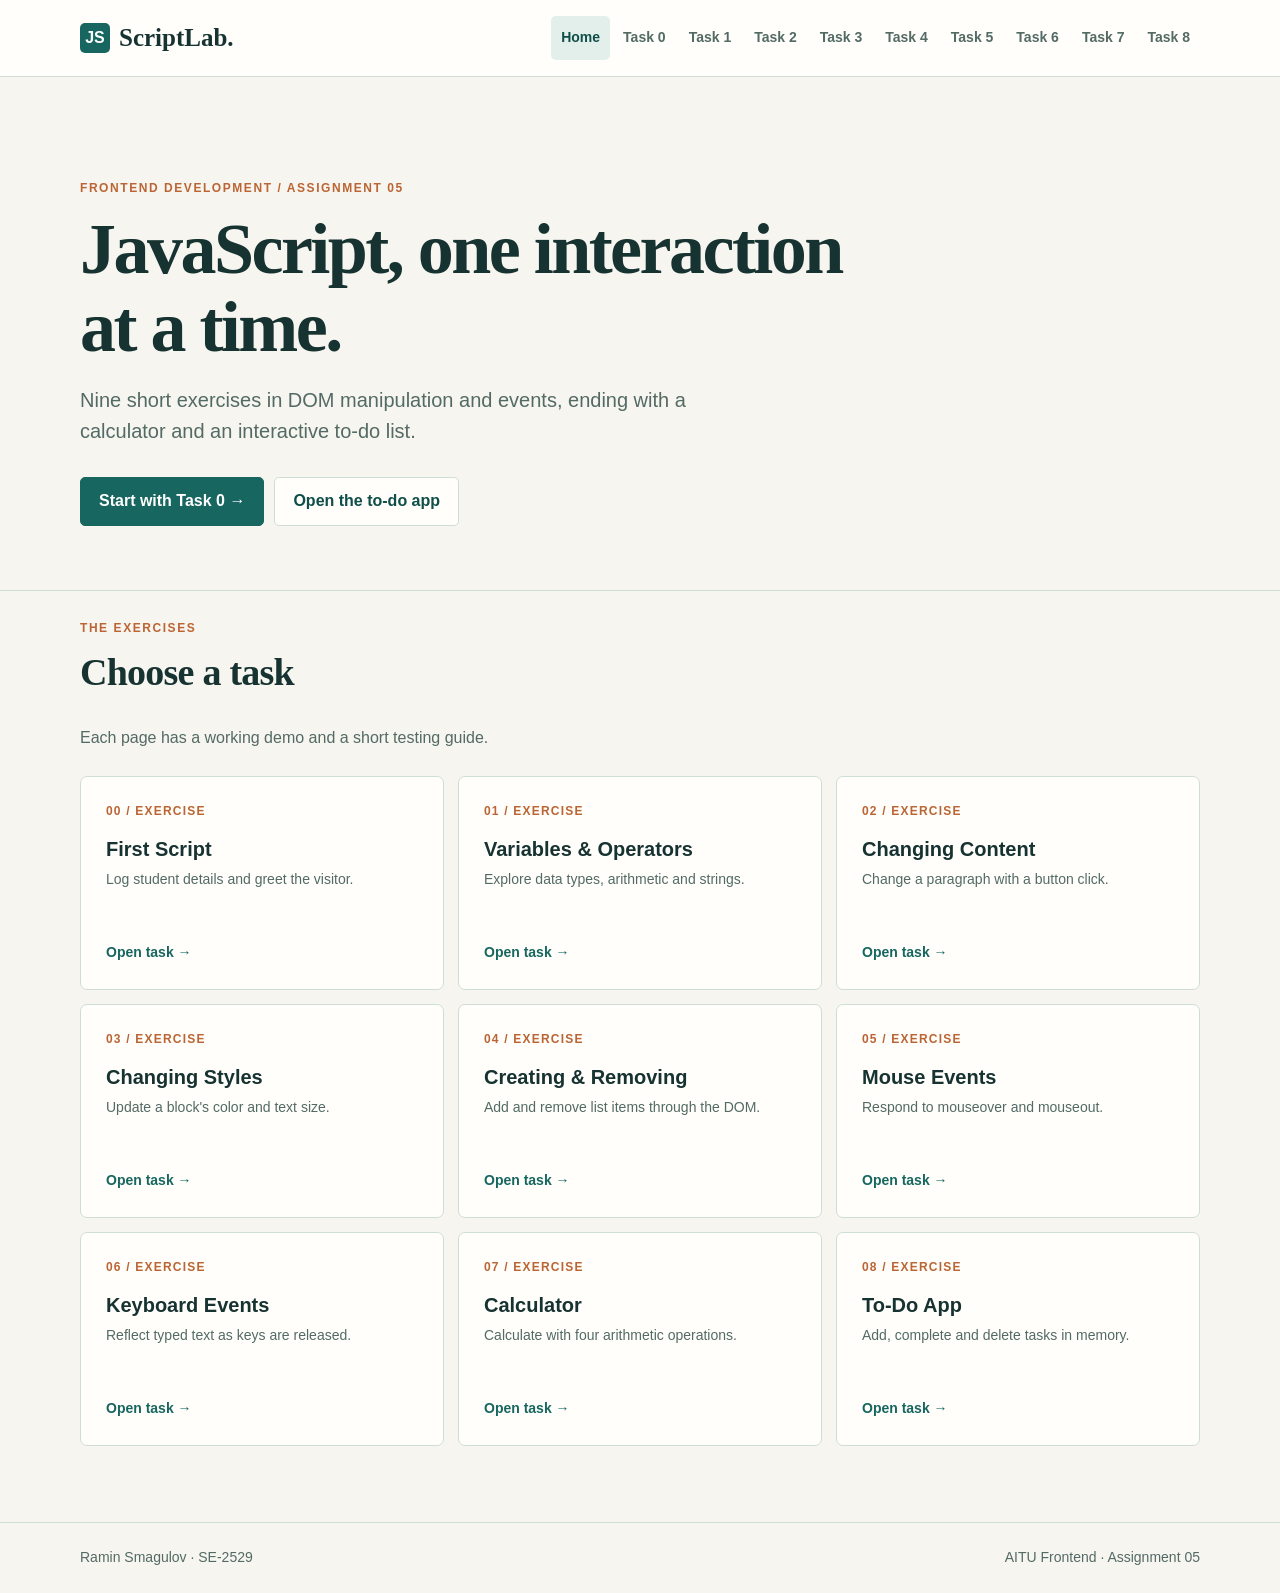
<file: index.html>
<!doctype html>
<html lang="en">
<head>
  <meta charset="utf-8">
  <meta name="viewport" content="width=device-width, initial-scale=1">
  <meta name="description" content="JavaScript basics, DOM and events: nine interactive exercises.">
  <title>Home | Assignment 5</title>
  <link rel="stylesheet" href="css/style.css">

</head>
<body>
  <a class="skip-link" href="#main">Skip to content</a>
  <header class="site-header"><div class="wrap header-inner"><a class="brand" href="index.html"><span class="brand-mark" aria-hidden="true">JS</span> ScriptLab.</a><nav class="site-nav" aria-label="Assignment navigation"><a href="index.html" aria-current="page">Home</a><a href="task0/index.html">Task 0</a><a href="task1/index.html">Task 1</a><a href="task2/index.html">Task 2</a><a href="task3/index.html">Task 3</a><a href="task4/index.html">Task 4</a><a href="task5/index.html">Task 5</a><a href="task6/index.html">Task 6</a><a href="task7/index.html">Task 7</a><a href="task8/index.html">Task 8</a></nav></div></header>
  <main id="main">
  <section class="hero"><div class="wrap"><p class="eyebrow">Frontend development / Assignment 05</p><h1>JavaScript, one interaction at a time.</h1><p class="lead">Nine short exercises in DOM manipulation and events, ending with a calculator and an interactive to-do list.</p><div class="hero-actions"><a class="button" href="task0/index.html">Start with Task 0 →</a><a class="button secondary" href="task8/index.html">Open the to-do app</a></div></div></section>
  <section class="task-section"><div class="wrap"><div class="section-heading"><p class="eyebrow">The exercises</p><h2>Choose a task</h2><p>Each page has a working demo and a short testing guide.</p></div><div class="task-grid"><a class="task-card" href="task0/index.html"><span class="number">00 / EXERCISE</span><h3>First Script</h3><p>Log student details and greet the visitor.</p><span class="open">Open task →</span></a><a class="task-card" href="task1/index.html"><span class="number">01 / EXERCISE</span><h3>Variables &amp; Operators</h3><p>Explore data types, arithmetic and strings.</p><span class="open">Open task →</span></a><a class="task-card" href="task2/index.html"><span class="number">02 / EXERCISE</span><h3>Changing Content</h3><p>Change a paragraph with a button click.</p><span class="open">Open task →</span></a><a class="task-card" href="task3/index.html"><span class="number">03 / EXERCISE</span><h3>Changing Styles</h3><p>Update a block&#x27;s color and text size.</p><span class="open">Open task →</span></a><a class="task-card" href="task4/index.html"><span class="number">04 / EXERCISE</span><h3>Creating &amp; Removing</h3><p>Add and remove list items through the DOM.</p><span class="open">Open task →</span></a><a class="task-card" href="task5/index.html"><span class="number">05 / EXERCISE</span><h3>Mouse Events</h3><p>Respond to mouseover and mouseout.</p><span class="open">Open task →</span></a><a class="task-card" href="task6/index.html"><span class="number">06 / EXERCISE</span><h3>Keyboard Events</h3><p>Reflect typed text as keys are released.</p><span class="open">Open task →</span></a><a class="task-card" href="task7/index.html"><span class="number">07 / EXERCISE</span><h3>Calculator</h3><p>Calculate with four arithmetic operations.</p><span class="open">Open task →</span></a><a class="task-card" href="task8/index.html"><span class="number">08 / EXERCISE</span><h3>To-Do App</h3><p>Add, complete and delete tasks in memory.</p><span class="open">Open task →</span></a></div></div></section>
</main>
  <footer class="site-footer"><div class="wrap"><span>Ramin Smagulov · SE-2529</span><span>AITU Frontend · Assignment 05</span></div></footer>
</body>
</html>
</file>
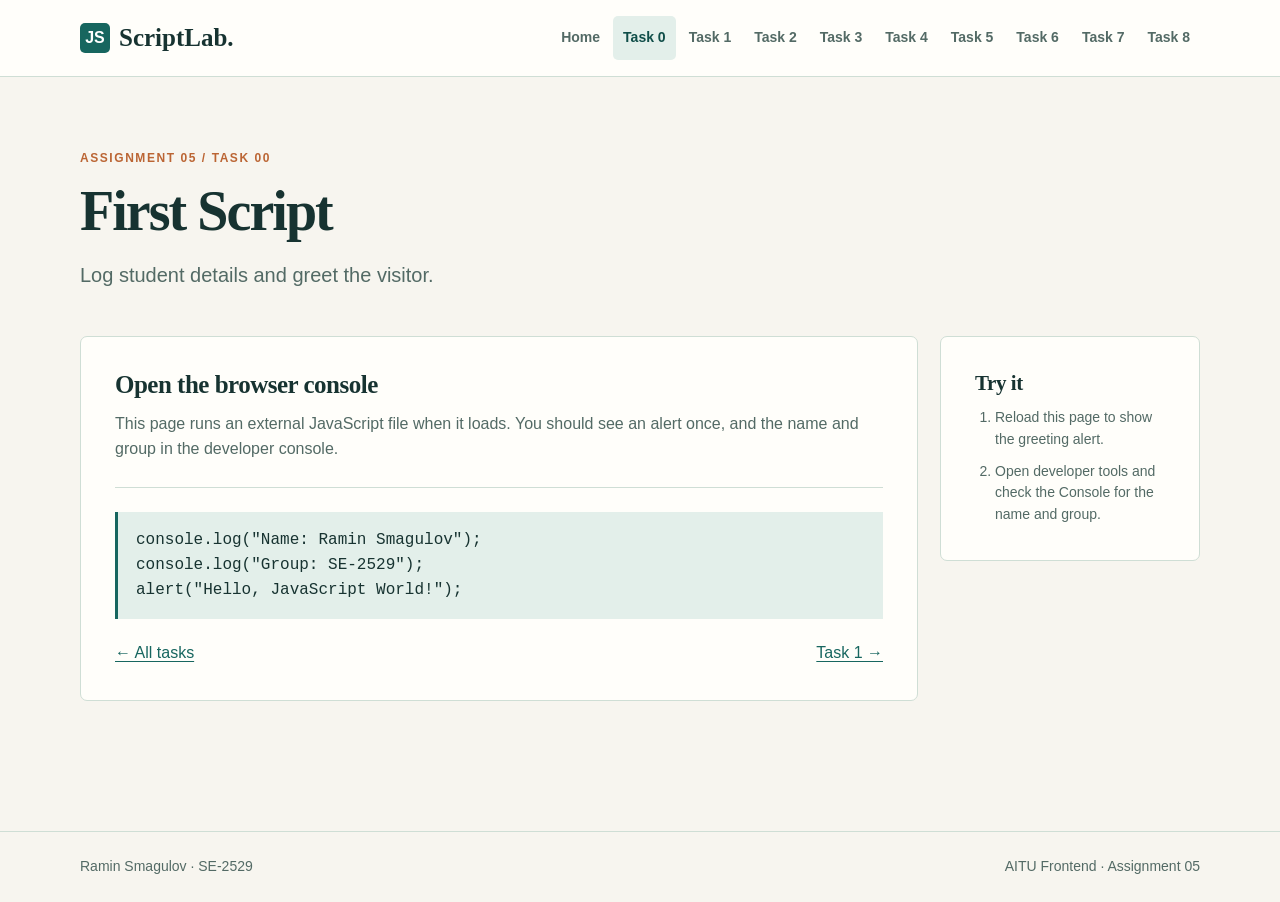
<file: task0/index.html>
<!doctype html>
<html lang="en">
<head>
  <meta charset="utf-8">
  <meta name="viewport" content="width=device-width, initial-scale=1">
  <meta name="description" content="Log student details and greet the visitor.">
  <title>Task 0: First Script | Assignment 5</title>
  <link rel="stylesheet" href="../css/style.css">
  <script src="../js/task0.js" defer></script>
</head>
<body>
  <a class="skip-link" href="#main">Skip to content</a>
  <header class="site-header"><div class="wrap header-inner"><a class="brand" href="../index.html"><span class="brand-mark" aria-hidden="true">JS</span> ScriptLab.</a><nav class="site-nav" aria-label="Assignment navigation"><a href="../index.html">Home</a><a href="../task0/index.html" aria-current="page">Task 0</a><a href="../task1/index.html">Task 1</a><a href="../task2/index.html">Task 2</a><a href="../task3/index.html">Task 3</a><a href="../task4/index.html">Task 4</a><a href="../task5/index.html">Task 5</a><a href="../task6/index.html">Task 6</a><a href="../task7/index.html">Task 7</a><a href="../task8/index.html">Task 8</a></nav></div></header>
  <main id="main">
  <section class="page-intro"><div class="wrap"><p class="eyebrow">Assignment 05 / Task 00</p><h1>First Script</h1><p class="lead">Log student details and greet the visitor.</p></div></section>
  <div class="wrap exercise-layout"><article class="exercise-panel"><h2>Open the browser console</h2><p class="muted">This page runs an external JavaScript file when it loads. You should see an alert once, and the name and group in the developer console.</p><div class="demo-area"><p class="code-output">console.log("Name: Ramin Smagulov");<br>console.log("Group: SE-2529");<br>alert("Hello, JavaScript World!");</p></div><div class="page-links"><a href="../index.html">← All tasks</a><a href="../task1/index.html">Task 1 →</a></div></article><aside class="guide-panel"><h2>Try it</h2><ol><li>Reload this page to show the greeting alert.</li><li>Open developer tools and check the Console for the name and group.</li></ol></aside></div>
</main>
  <footer class="site-footer"><div class="wrap"><span>Ramin Smagulov · SE-2529</span><span>AITU Frontend · Assignment 05</span></div></footer>
</body>
</html>
</file>
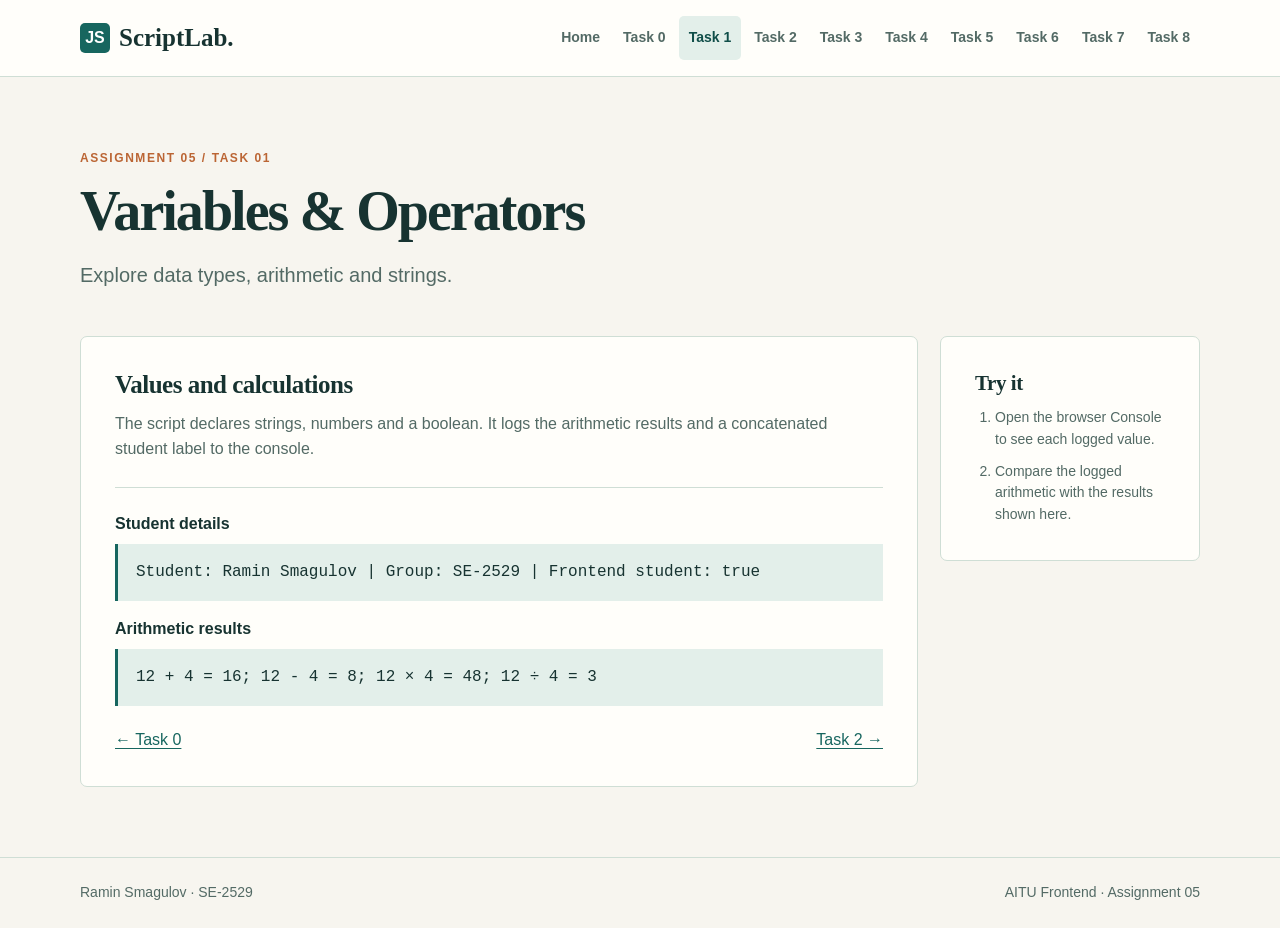
<file: task1/index.html>
<!doctype html>
<html lang="en">
<head>
  <meta charset="utf-8">
  <meta name="viewport" content="width=device-width, initial-scale=1">
  <meta name="description" content="Explore data types, arithmetic and strings.">
  <title>Task 1: Variables &amp; Operators | Assignment 5</title>
  <link rel="stylesheet" href="../css/style.css">
  <script src="../js/task1.js" defer></script>
</head>
<body>
  <a class="skip-link" href="#main">Skip to content</a>
  <header class="site-header"><div class="wrap header-inner"><a class="brand" href="../index.html"><span class="brand-mark" aria-hidden="true">JS</span> ScriptLab.</a><nav class="site-nav" aria-label="Assignment navigation"><a href="../index.html">Home</a><a href="../task0/index.html">Task 0</a><a href="../task1/index.html" aria-current="page">Task 1</a><a href="../task2/index.html">Task 2</a><a href="../task3/index.html">Task 3</a><a href="../task4/index.html">Task 4</a><a href="../task5/index.html">Task 5</a><a href="../task6/index.html">Task 6</a><a href="../task7/index.html">Task 7</a><a href="../task8/index.html">Task 8</a></nav></div></header>
  <main id="main">
  <section class="page-intro"><div class="wrap"><p class="eyebrow">Assignment 05 / Task 01</p><h1>Variables &amp; Operators</h1><p class="lead">Explore data types, arithmetic and strings.</p></div></section>
  <div class="wrap exercise-layout"><article class="exercise-panel"><h2>Values and calculations</h2><p class="muted">The script declares strings, numbers and a boolean. It logs the arithmetic results and a concatenated student label to the console.</p><div class="demo-area"><p class="label">Student details</p><p class="code-output" id="student-output"></p><p class="label">Arithmetic results</p><p class="code-output" id="math-output"></p></div><div class="page-links"><a href="../task0/index.html">← Task 0</a><a href="../task2/index.html">Task 2 →</a></div></article><aside class="guide-panel"><h2>Try it</h2><ol><li>Open the browser Console to see each logged value.</li><li>Compare the logged arithmetic with the results shown here.</li></ol></aside></div>
</main>
  <footer class="site-footer"><div class="wrap"><span>Ramin Smagulov · SE-2529</span><span>AITU Frontend · Assignment 05</span></div></footer>
</body>
</html>
</file>
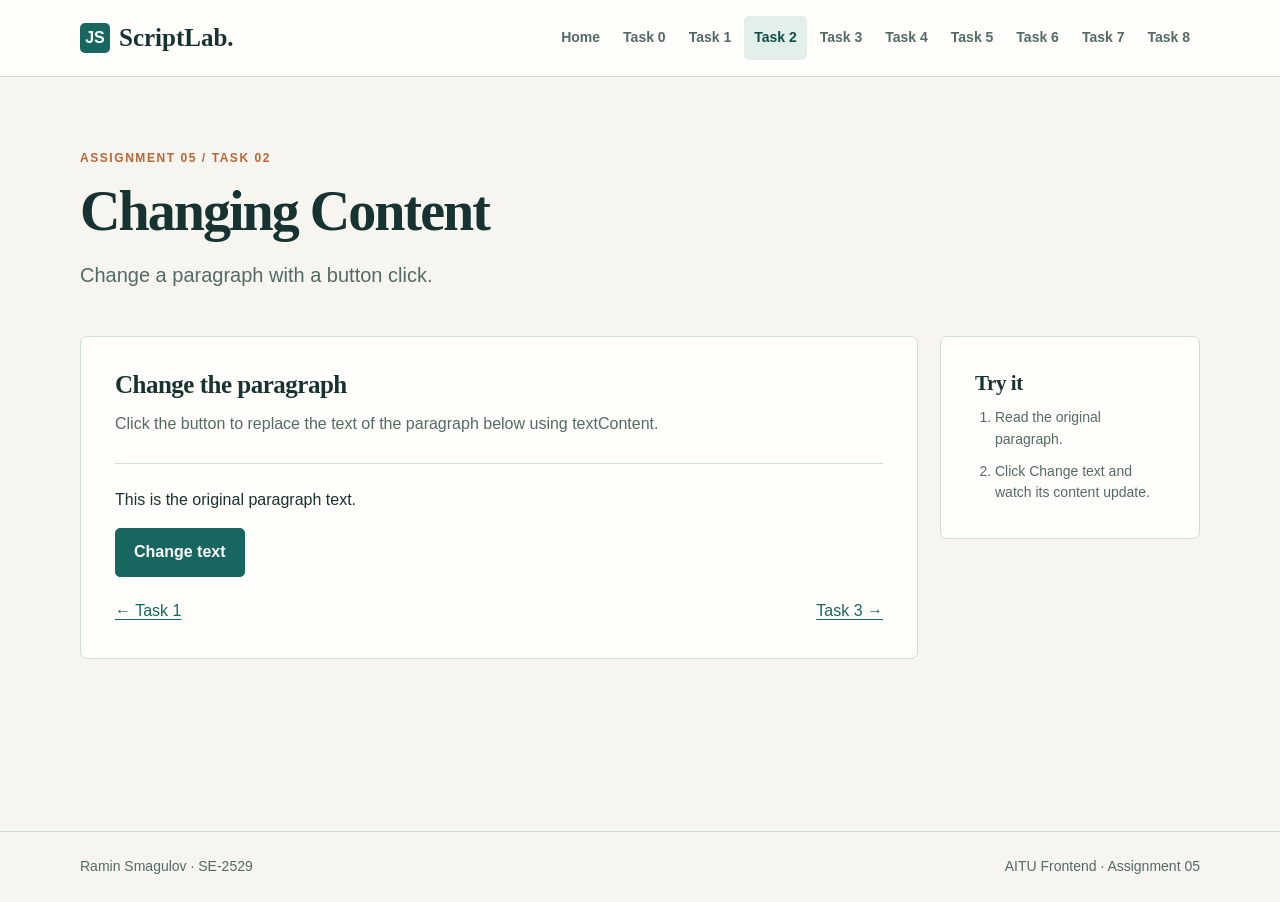
<file: task2/index.html>
<!doctype html>
<html lang="en">
<head>
  <meta charset="utf-8">
  <meta name="viewport" content="width=device-width, initial-scale=1">
  <meta name="description" content="Change a paragraph with a button click.">
  <title>Task 2: Changing Content | Assignment 5</title>
  <link rel="stylesheet" href="../css/style.css">
  <script src="../js/task2.js" defer></script>
</head>
<body>
  <a class="skip-link" href="#main">Skip to content</a>
  <header class="site-header"><div class="wrap header-inner"><a class="brand" href="../index.html"><span class="brand-mark" aria-hidden="true">JS</span> ScriptLab.</a><nav class="site-nav" aria-label="Assignment navigation"><a href="../index.html">Home</a><a href="../task0/index.html">Task 0</a><a href="../task1/index.html">Task 1</a><a href="../task2/index.html" aria-current="page">Task 2</a><a href="../task3/index.html">Task 3</a><a href="../task4/index.html">Task 4</a><a href="../task5/index.html">Task 5</a><a href="../task6/index.html">Task 6</a><a href="../task7/index.html">Task 7</a><a href="../task8/index.html">Task 8</a></nav></div></header>
  <main id="main">
  <section class="page-intro"><div class="wrap"><p class="eyebrow">Assignment 05 / Task 02</p><h1>Changing Content</h1><p class="lead">Change a paragraph with a button click.</p></div></section>
  <div class="wrap exercise-layout"><article class="exercise-panel"><h2>Change the paragraph</h2><p class="muted">Click the button to replace the text of the paragraph below using textContent.</p><div class="demo-area"><p id="changeable-text">This is the original paragraph text.</p><button class="button" id="change-text" type="button">Change text</button></div><div class="page-links"><a href="../task1/index.html">← Task 1</a><a href="../task3/index.html">Task 3 →</a></div></article><aside class="guide-panel"><h2>Try it</h2><ol><li>Read the original paragraph.</li><li>Click Change text and watch its content update.</li></ol></aside></div>
</main>
  <footer class="site-footer"><div class="wrap"><span>Ramin Smagulov · SE-2529</span><span>AITU Frontend · Assignment 05</span></div></footer>
</body>
</html>
</file>
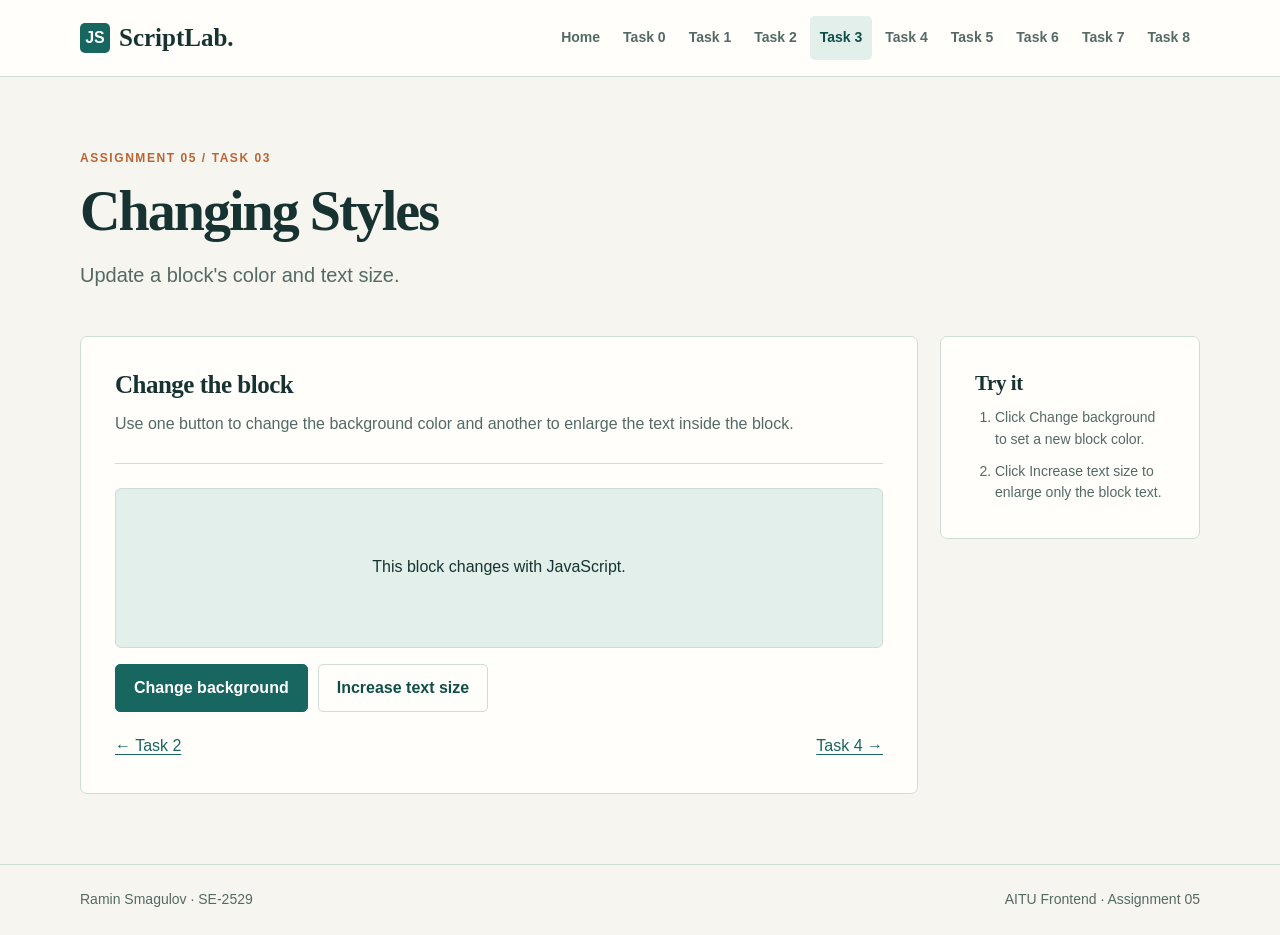
<file: task3/index.html>
<!doctype html>
<html lang="en">
<head>
  <meta charset="utf-8">
  <meta name="viewport" content="width=device-width, initial-scale=1">
  <meta name="description" content="Update a block&#x27;s color and text size.">
  <title>Task 3: Changing Styles | Assignment 5</title>
  <link rel="stylesheet" href="../css/style.css">
  <script src="../js/task3.js" defer></script>
</head>
<body>
  <a class="skip-link" href="#main">Skip to content</a>
  <header class="site-header"><div class="wrap header-inner"><a class="brand" href="../index.html"><span class="brand-mark" aria-hidden="true">JS</span> ScriptLab.</a><nav class="site-nav" aria-label="Assignment navigation"><a href="../index.html">Home</a><a href="../task0/index.html">Task 0</a><a href="../task1/index.html">Task 1</a><a href="../task2/index.html">Task 2</a><a href="../task3/index.html" aria-current="page">Task 3</a><a href="../task4/index.html">Task 4</a><a href="../task5/index.html">Task 5</a><a href="../task6/index.html">Task 6</a><a href="../task7/index.html">Task 7</a><a href="../task8/index.html">Task 8</a></nav></div></header>
  <main id="main">
  <section class="page-intro"><div class="wrap"><p class="eyebrow">Assignment 05 / Task 03</p><h1>Changing Styles</h1><p class="lead">Update a block&#x27;s color and text size.</p></div></section>
  <div class="wrap exercise-layout"><article class="exercise-panel"><h2>Change the block</h2><p class="muted">Use one button to change the background color and another to enlarge the text inside the block.</p><div class="demo-area"><div class="color-block" id="style-block"><p id="style-text">This block changes with JavaScript.</p></div><div class="button-row" style="margin-top:16px"><button class="button" id="change-color" type="button">Change background</button><button class="button secondary" id="change-size" type="button">Increase text size</button></div></div><div class="page-links"><a href="../task2/index.html">← Task 2</a><a href="../task4/index.html">Task 4 →</a></div></article><aside class="guide-panel"><h2>Try it</h2><ol><li>Click Change background to set a new block color.</li><li>Click Increase text size to enlarge only the block text.</li></ol></aside></div>
</main>
  <footer class="site-footer"><div class="wrap"><span>Ramin Smagulov · SE-2529</span><span>AITU Frontend · Assignment 05</span></div></footer>
</body>
</html>
</file>
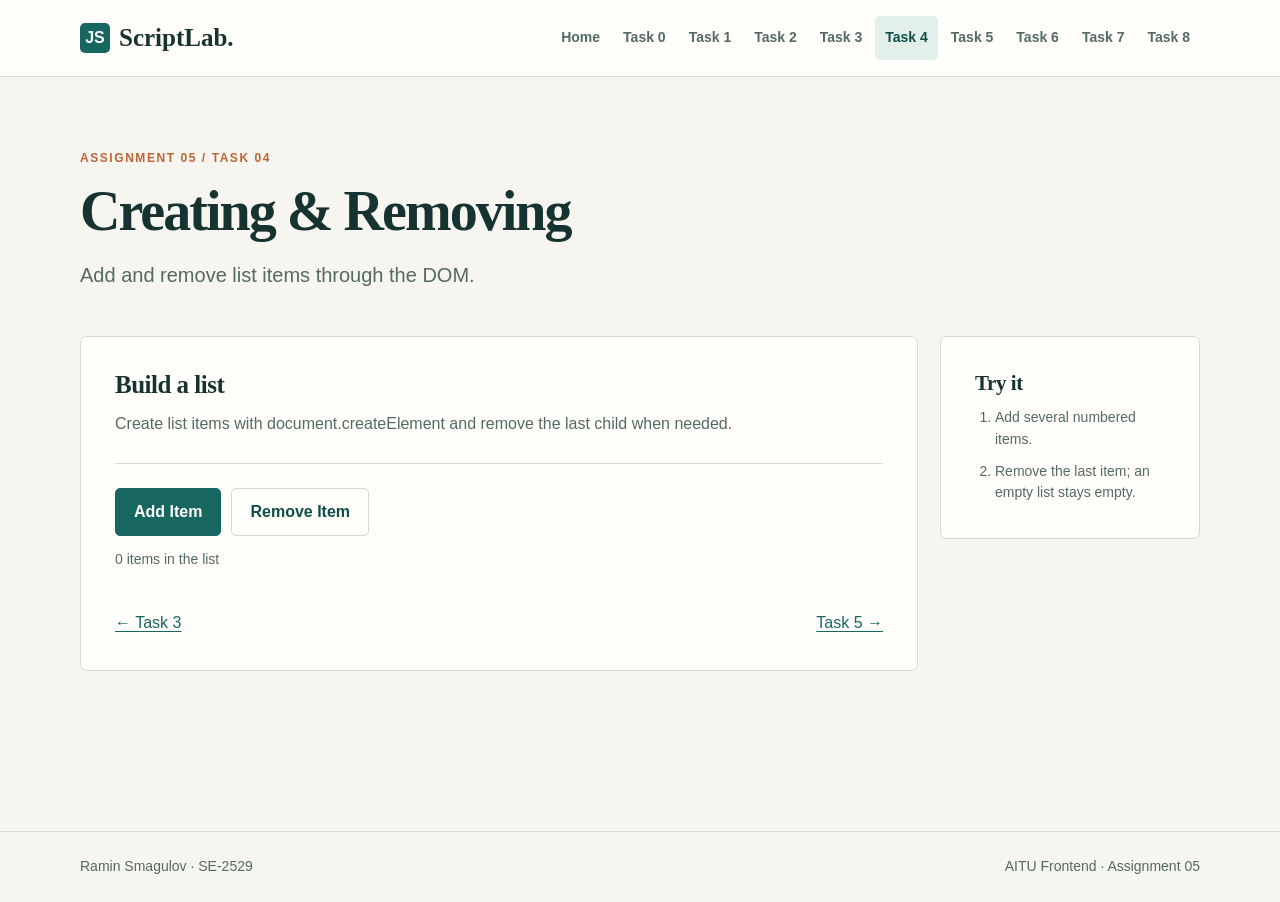
<file: task4/index.html>
<!doctype html>
<html lang="en">
<head>
  <meta charset="utf-8">
  <meta name="viewport" content="width=device-width, initial-scale=1">
  <meta name="description" content="Add and remove list items through the DOM.">
  <title>Task 4: Creating &amp; Removing | Assignment 5</title>
  <link rel="stylesheet" href="../css/style.css">
  <script src="../js/task4.js" defer></script>
</head>
<body>
  <a class="skip-link" href="#main">Skip to content</a>
  <header class="site-header"><div class="wrap header-inner"><a class="brand" href="../index.html"><span class="brand-mark" aria-hidden="true">JS</span> ScriptLab.</a><nav class="site-nav" aria-label="Assignment navigation"><a href="../index.html">Home</a><a href="../task0/index.html">Task 0</a><a href="../task1/index.html">Task 1</a><a href="../task2/index.html">Task 2</a><a href="../task3/index.html">Task 3</a><a href="../task4/index.html" aria-current="page">Task 4</a><a href="../task5/index.html">Task 5</a><a href="../task6/index.html">Task 6</a><a href="../task7/index.html">Task 7</a><a href="../task8/index.html">Task 8</a></nav></div></header>
  <main id="main">
  <section class="page-intro"><div class="wrap"><p class="eyebrow">Assignment 05 / Task 04</p><h1>Creating &amp; Removing</h1><p class="lead">Add and remove list items through the DOM.</p></div></section>
  <div class="wrap exercise-layout"><article class="exercise-panel"><h2>Build a list</h2><p class="muted">Create list items with document.createElement and remove the last child when needed.</p><div class="demo-area"><div class="button-row"><button class="button" id="add-item" type="button">Add Item</button><button class="button secondary" id="remove-item" type="button">Remove Item</button></div><p class="counter" id="item-count" aria-live="polite"></p><ul class="demo-list" id="item-list" aria-label="Added items"></ul></div><div class="page-links"><a href="../task3/index.html">← Task 3</a><a href="../task5/index.html">Task 5 →</a></div></article><aside class="guide-panel"><h2>Try it</h2><ol><li>Add several numbered items.</li><li>Remove the last item; an empty list stays empty.</li></ol></aside></div>
</main>
  <footer class="site-footer"><div class="wrap"><span>Ramin Smagulov · SE-2529</span><span>AITU Frontend · Assignment 05</span></div></footer>
</body>
</html>
</file>
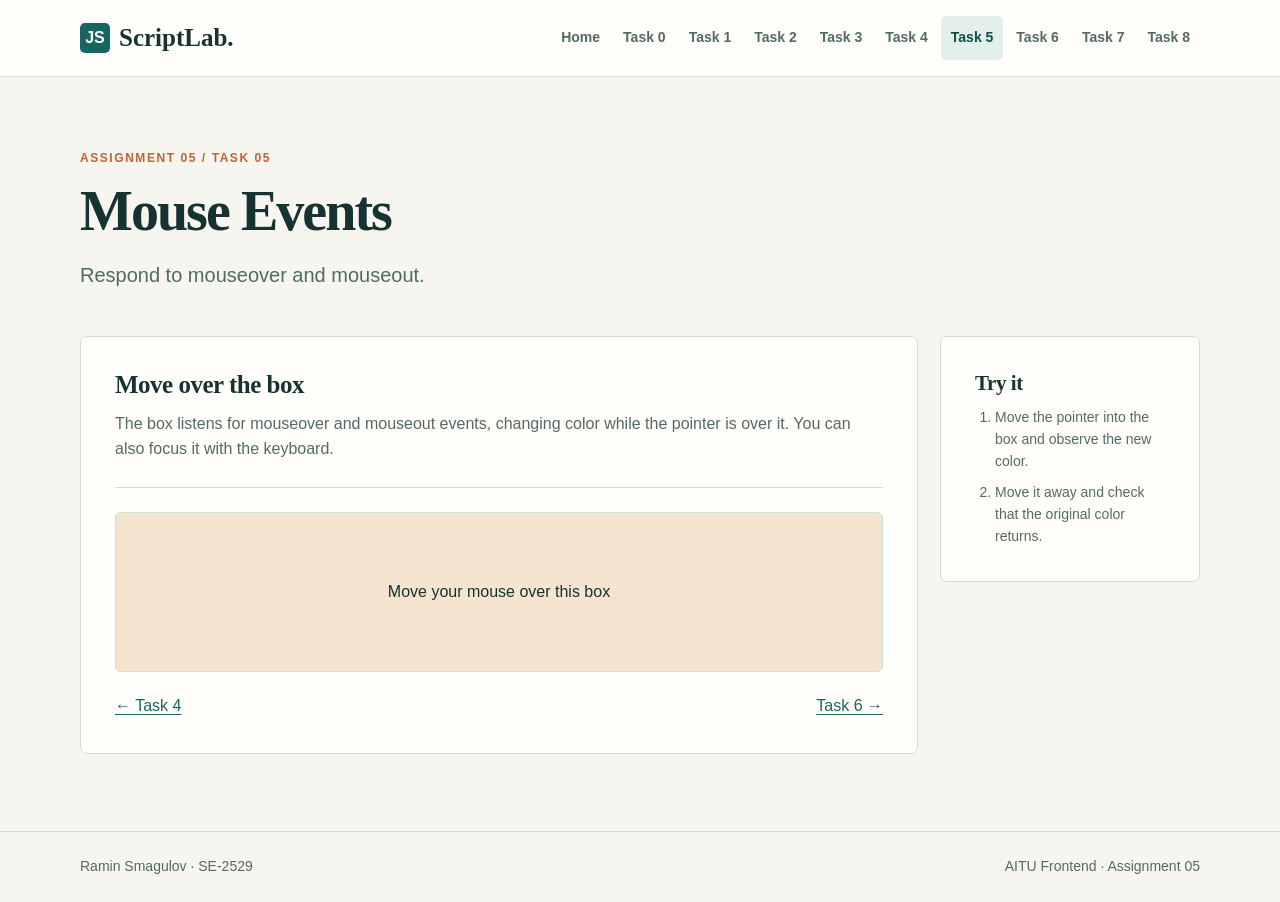
<file: task5/index.html>
<!doctype html>
<html lang="en">
<head>
  <meta charset="utf-8">
  <meta name="viewport" content="width=device-width, initial-scale=1">
  <meta name="description" content="Respond to mouseover and mouseout.">
  <title>Task 5: Mouse Events | Assignment 5</title>
  <link rel="stylesheet" href="../css/style.css">
  <script src="../js/task5.js" defer></script>
</head>
<body>
  <a class="skip-link" href="#main">Skip to content</a>
  <header class="site-header"><div class="wrap header-inner"><a class="brand" href="../index.html"><span class="brand-mark" aria-hidden="true">JS</span> ScriptLab.</a><nav class="site-nav" aria-label="Assignment navigation"><a href="../index.html">Home</a><a href="../task0/index.html">Task 0</a><a href="../task1/index.html">Task 1</a><a href="../task2/index.html">Task 2</a><a href="../task3/index.html">Task 3</a><a href="../task4/index.html">Task 4</a><a href="../task5/index.html" aria-current="page">Task 5</a><a href="../task6/index.html">Task 6</a><a href="../task7/index.html">Task 7</a><a href="../task8/index.html">Task 8</a></nav></div></header>
  <main id="main">
  <section class="page-intro"><div class="wrap"><p class="eyebrow">Assignment 05 / Task 05</p><h1>Mouse Events</h1><p class="lead">Respond to mouseover and mouseout.</p></div></section>
  <div class="wrap exercise-layout"><article class="exercise-panel"><h2>Move over the box</h2><p class="muted">The box listens for mouseover and mouseout events, changing color while the pointer is over it. You can also focus it with the keyboard.</p><div class="demo-area"><div class="hover-box" id="hover-box" tabindex="0">Move your mouse over this box</div></div><div class="page-links"><a href="../task4/index.html">← Task 4</a><a href="../task6/index.html">Task 6 →</a></div></article><aside class="guide-panel"><h2>Try it</h2><ol><li>Move the pointer into the box and observe the new color.</li><li>Move it away and check that the original color returns.</li></ol></aside></div>
</main>
  <footer class="site-footer"><div class="wrap"><span>Ramin Smagulov · SE-2529</span><span>AITU Frontend · Assignment 05</span></div></footer>
</body>
</html>
</file>
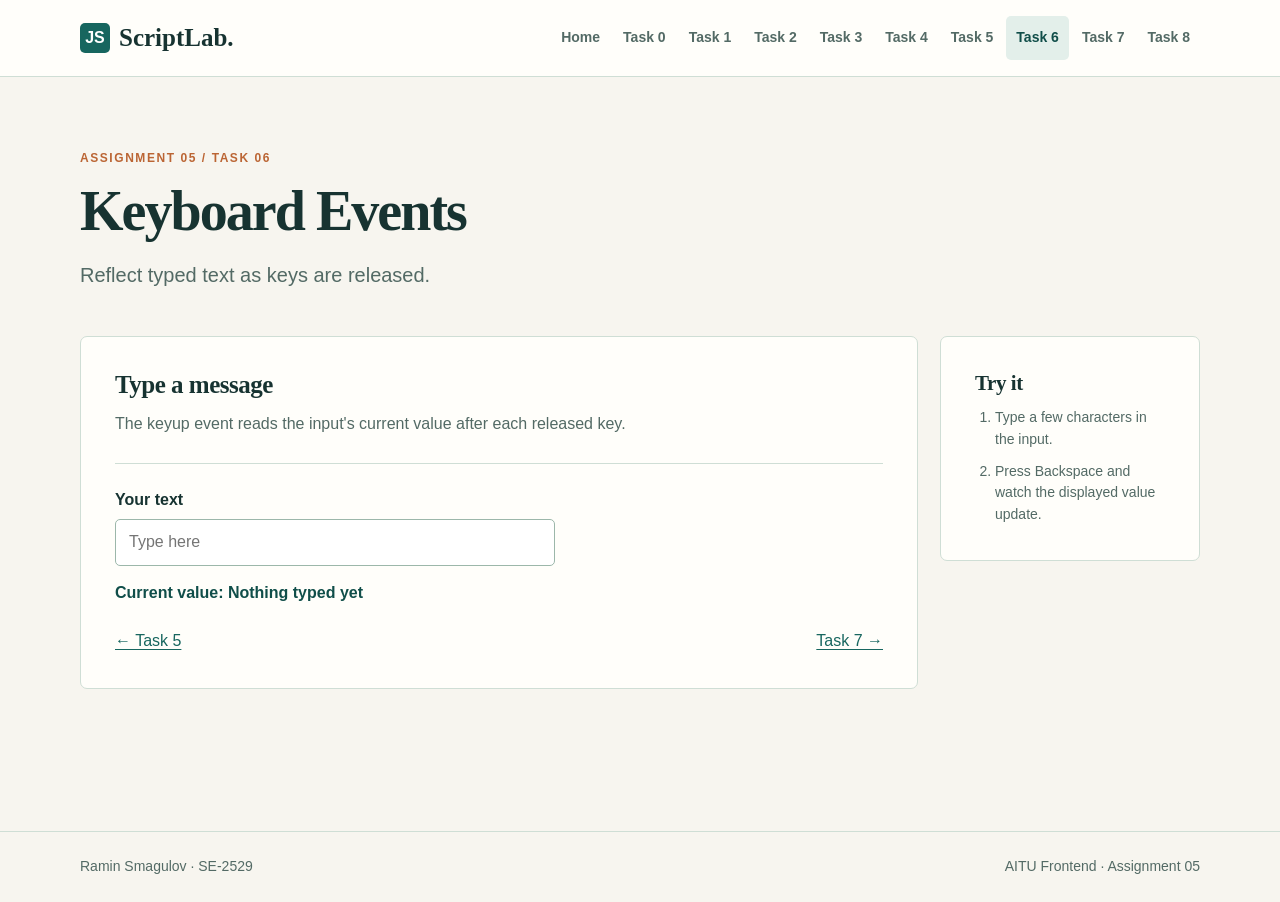
<file: task6/index.html>
<!doctype html>
<html lang="en">
<head>
  <meta charset="utf-8">
  <meta name="viewport" content="width=device-width, initial-scale=1">
  <meta name="description" content="Reflect typed text as keys are released.">
  <title>Task 6: Keyboard Events | Assignment 5</title>
  <link rel="stylesheet" href="../css/style.css">
  <script src="../js/task6.js" defer></script>
</head>
<body>
  <a class="skip-link" href="#main">Skip to content</a>
  <header class="site-header"><div class="wrap header-inner"><a class="brand" href="../index.html"><span class="brand-mark" aria-hidden="true">JS</span> ScriptLab.</a><nav class="site-nav" aria-label="Assignment navigation"><a href="../index.html">Home</a><a href="../task0/index.html">Task 0</a><a href="../task1/index.html">Task 1</a><a href="../task2/index.html">Task 2</a><a href="../task3/index.html">Task 3</a><a href="../task4/index.html">Task 4</a><a href="../task5/index.html">Task 5</a><a href="../task6/index.html" aria-current="page">Task 6</a><a href="../task7/index.html">Task 7</a><a href="../task8/index.html">Task 8</a></nav></div></header>
  <main id="main">
  <section class="page-intro"><div class="wrap"><p class="eyebrow">Assignment 05 / Task 06</p><h1>Keyboard Events</h1><p class="lead">Reflect typed text as keys are released.</p></div></section>
  <div class="wrap exercise-layout"><article class="exercise-panel"><h2>Type a message</h2><p class="muted">The keyup event reads the input&#x27;s current value after each released key.</p><div class="demo-area"><label class="label" for="live-input">Your text</label><input class="field" id="live-input" type="text" placeholder="Type here" autocomplete="off"><p class="feedback" aria-live="polite">Current value: <span id="live-value">Nothing typed yet</span></p></div><div class="page-links"><a href="../task5/index.html">← Task 5</a><a href="../task7/index.html">Task 7 →</a></div></article><aside class="guide-panel"><h2>Try it</h2><ol><li>Type a few characters in the input.</li><li>Press Backspace and watch the displayed value update.</li></ol></aside></div>
</main>
  <footer class="site-footer"><div class="wrap"><span>Ramin Smagulov · SE-2529</span><span>AITU Frontend · Assignment 05</span></div></footer>
</body>
</html>
</file>
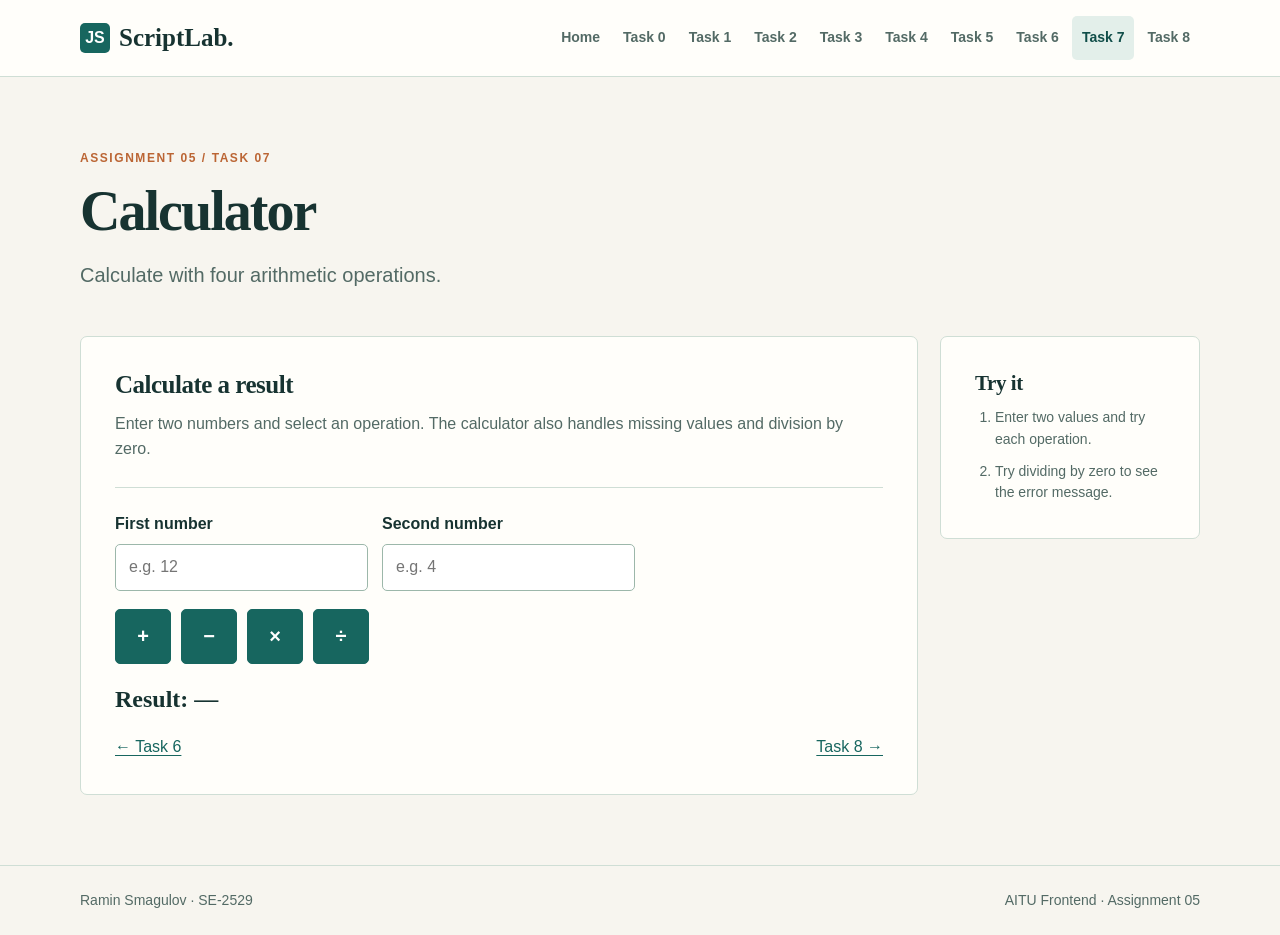
<file: task7/index.html>
<!doctype html>
<html lang="en">
<head>
  <meta charset="utf-8">
  <meta name="viewport" content="width=device-width, initial-scale=1">
  <meta name="description" content="Calculate with four arithmetic operations.">
  <title>Task 7: Calculator | Assignment 5</title>
  <link rel="stylesheet" href="../css/style.css">
  <script src="../js/task7.js" defer></script>
</head>
<body>
  <a class="skip-link" href="#main">Skip to content</a>
  <header class="site-header"><div class="wrap header-inner"><a class="brand" href="../index.html"><span class="brand-mark" aria-hidden="true">JS</span> ScriptLab.</a><nav class="site-nav" aria-label="Assignment navigation"><a href="../index.html">Home</a><a href="../task0/index.html">Task 0</a><a href="../task1/index.html">Task 1</a><a href="../task2/index.html">Task 2</a><a href="../task3/index.html">Task 3</a><a href="../task4/index.html">Task 4</a><a href="../task5/index.html">Task 5</a><a href="../task6/index.html">Task 6</a><a href="../task7/index.html" aria-current="page">Task 7</a><a href="../task8/index.html">Task 8</a></nav></div></header>
  <main id="main">
  <section class="page-intro"><div class="wrap"><p class="eyebrow">Assignment 05 / Task 07</p><h1>Calculator</h1><p class="lead">Calculate with four arithmetic operations.</p></div></section>
  <div class="wrap exercise-layout"><article class="exercise-panel"><h2>Calculate a result</h2><p class="muted">Enter two numbers and select an operation. The calculator also handles missing values and division by zero.</p><div class="demo-area"><div class="calculator-fields"><div><label class="label" for="first-number">First number</label><input class="field" id="first-number" type="number" step="any" inputmode="decimal" placeholder="e.g. 12"></div><div><label class="label" for="second-number">Second number</label><input class="field" id="second-number" type="number" step="any" inputmode="decimal" placeholder="e.g. 4"></div></div><div class="button-row calc-actions" aria-label="Calculator operations"><button class="button" type="button" data-operation="add" aria-label="Add">+</button><button class="button" type="button" data-operation="subtract" aria-label="Subtract">−</button><button class="button" type="button" data-operation="multiply" aria-label="Multiply">×</button><button class="button" type="button" data-operation="divide" aria-label="Divide">÷</button></div><p class="result" id="result" role="status">Result: —</p></div><div class="page-links"><a href="../task6/index.html">← Task 6</a><a href="../task8/index.html">Task 8 →</a></div></article><aside class="guide-panel"><h2>Try it</h2><ol><li>Enter two values and try each operation.</li><li>Try dividing by zero to see the error message.</li></ol></aside></div>
</main>
  <footer class="site-footer"><div class="wrap"><span>Ramin Smagulov · SE-2529</span><span>AITU Frontend · Assignment 05</span></div></footer>
</body>
</html>
</file>
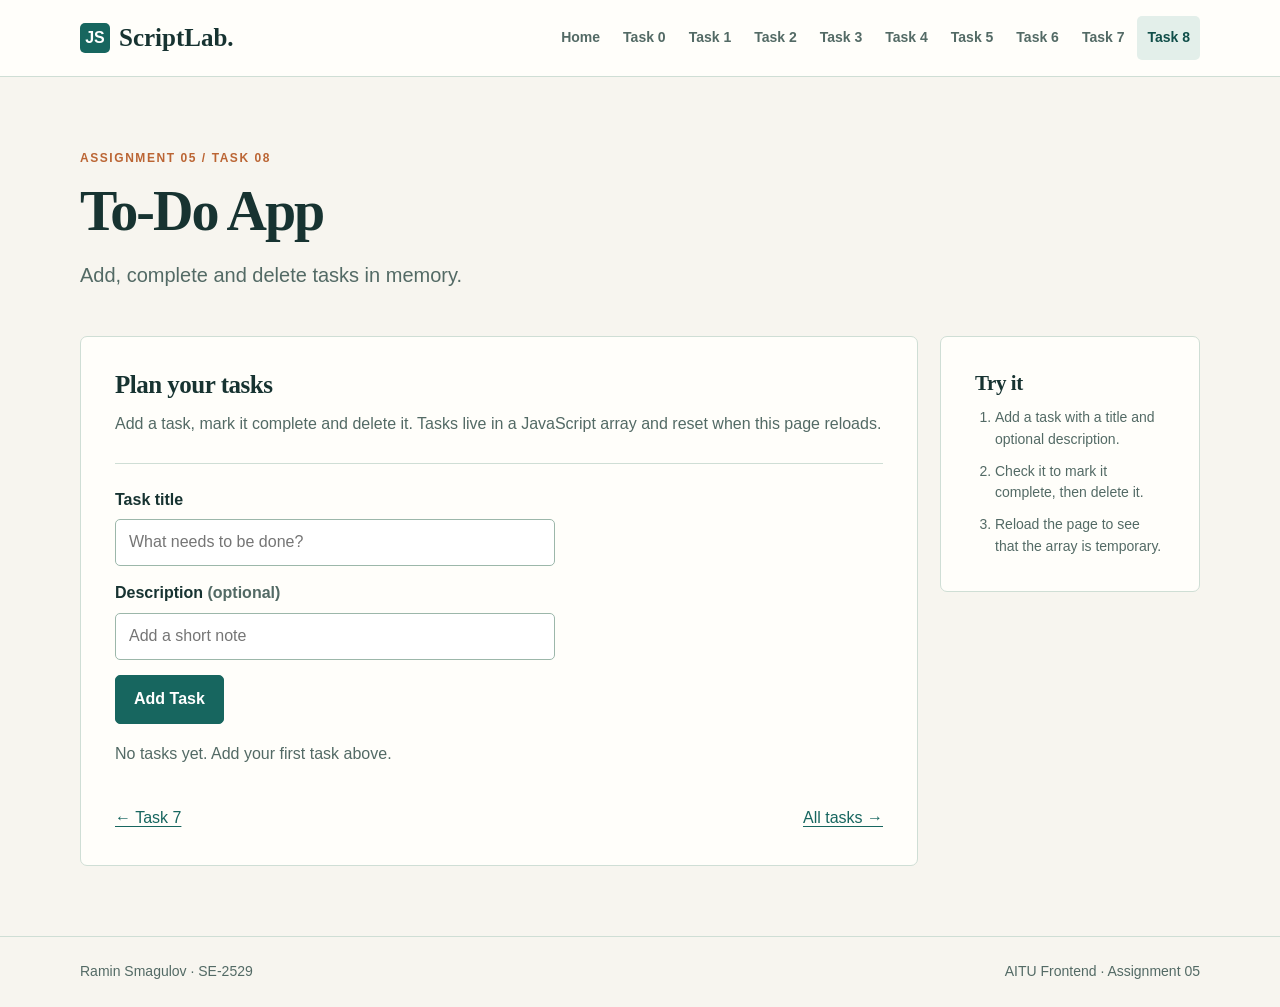
<file: task8/index.html>
<!doctype html>
<html lang="en">
<head>
  <meta charset="utf-8">
  <meta name="viewport" content="width=device-width, initial-scale=1">
  <meta name="description" content="Add, complete and delete tasks in memory.">
  <title>Task 8: To-Do App | Assignment 5</title>
  <link rel="stylesheet" href="../css/style.css">
  <script src="../js/task8.js" defer></script>
</head>
<body>
  <a class="skip-link" href="#main">Skip to content</a>
  <header class="site-header"><div class="wrap header-inner"><a class="brand" href="../index.html"><span class="brand-mark" aria-hidden="true">JS</span> ScriptLab.</a><nav class="site-nav" aria-label="Assignment navigation"><a href="../index.html">Home</a><a href="../task0/index.html">Task 0</a><a href="../task1/index.html">Task 1</a><a href="../task2/index.html">Task 2</a><a href="../task3/index.html">Task 3</a><a href="../task4/index.html">Task 4</a><a href="../task5/index.html">Task 5</a><a href="../task6/index.html">Task 6</a><a href="../task7/index.html">Task 7</a><a href="../task8/index.html" aria-current="page">Task 8</a></nav></div></header>
  <main id="main">
  <section class="page-intro"><div class="wrap"><p class="eyebrow">Assignment 05 / Task 08</p><h1>To-Do App</h1><p class="lead">Add, complete and delete tasks in memory.</p></div></section>
  <div class="wrap exercise-layout"><article class="exercise-panel"><h2>Plan your tasks</h2><p class="muted">Add a task, mark it complete and delete it. Tasks live in a JavaScript array and reset when this page reloads.</p><div class="demo-area"><form class="form-stack" id="todo-form"><div><label class="label" for="todo-title">Task title</label><input class="field" id="todo-title" type="text" maxlength="100" placeholder="What needs to be done?" required></div><div><label class="label" for="todo-description">Description <span class="muted">(optional)</span></label><input class="field" id="todo-description" type="text" maxlength="180" placeholder="Add a short note"></div><div><button class="button" type="submit">Add Task</button></div></form><p class="todo-empty" id="todo-empty">No tasks yet. Add your first task above.</p><ul class="todo-list" id="todo-list" aria-label="Tasks"></ul></div><div class="page-links"><a href="../task7/index.html">← Task 7</a><a href="../index.html">All tasks →</a></div></article><aside class="guide-panel"><h2>Try it</h2><ol><li>Add a task with a title and optional description.</li><li>Check it to mark it complete, then delete it.</li><li>Reload the page to see that the array is temporary.</li></ol></aside></div>
</main>
  <footer class="site-footer"><div class="wrap"><span>Ramin Smagulov · SE-2529</span><span>AITU Frontend · Assignment 05</span></div></footer>
</body>
</html>
</file>
<file: css/style.css>
:root {
  color-scheme: light;
  --ink: #173331;
  --muted: #536a65;
  --paper: #f7f5ef;
  --surface: #fffefa;
  --line: #cfded5;
  --teal: #17665f;
  --teal-dark: #104e49;
  --teal-wash: #e3efea;
  --orange: #bb6534;
  --orange-wash: #faeadb;
}

* { box-sizing: border-box; }
html { scroll-behavior: smooth; }
body { margin: 0; min-height: 100vh; background: var(--paper); color: var(--ink); font: 16px/1.55 Arial, Helvetica, sans-serif; }
button, input { font: inherit; }
button { cursor: pointer; }
a { color: var(--teal); text-underline-offset: .2em; }
a:hover { color: var(--teal-dark); }
:focus-visible { outline: 3px solid #d78349; outline-offset: 3px; }
.wrap { width: min(100% - 40px, 1120px); margin-inline: auto; }
.skip-link { position: absolute; top: -80px; left: 16px; z-index: 10; padding: 10px 15px; background: #fff; }
.skip-link:focus { top: 12px; }
.site-header { background: var(--surface); border-bottom: 1px solid var(--line); }
.header-inner { display: flex; align-items: center; justify-content: space-between; gap: 20px; min-height: 76px; }
.brand { display: inline-flex; align-items: center; gap: 9px; flex: none; color: var(--ink); font: bold 25px Georgia, serif; text-decoration: none; }
.brand-mark { display: inline-grid; place-items: center; width: 30px; height: 30px; background: var(--teal); color: #fff; border-radius: 5px; font: bold 16px Arial, sans-serif; }
.site-nav { display: flex; flex-wrap: wrap; align-items: center; justify-content: flex-end; gap: 3px; }
.site-nav a { display: inline-grid; place-items: center; min-width: 46px; min-height: 44px; padding: 6px 10px; border-radius: 5px; color: var(--muted); font-size: 14px; font-weight: 700; text-decoration: none; }
.site-nav a:hover, .site-nav a[aria-current="page"] { background: var(--teal-wash); color: var(--teal-dark); }
main { min-height: calc(100vh - 146px); }
.hero { padding: clamp(55px, 8vw, 105px) 0 64px; }
.eyebrow { margin: 0 0 13px; color: var(--orange); font-size: 12px; font-weight: 800; letter-spacing: .13em; text-transform: uppercase; }
h1, h2, h3, p { margin-top: 0; }
h1, h2, h3 { line-height: 1.15; }
h1 { max-width: 790px; margin-bottom: 19px; font: bold clamp(40px, 6vw, 72px)/1.08 Georgia, serif; letter-spacing: -.035em; }
h2 { font: bold clamp(28px, 3.4vw, 38px)/1.15 Georgia, serif; letter-spacing: -.02em; }
h3 { font-size: 20px; }
.lead { max-width: 670px; color: var(--muted); font-size: clamp(17px, 2.2vw, 20px); }
.hero-actions, .button-row { display: flex; flex-wrap: wrap; align-items: center; gap: 10px; }
.hero-actions { margin-top: 30px; }
.button { display: inline-flex; align-items: center; justify-content: center; gap: 8px; min-height: 46px; padding: 11px 18px; border: 1px solid var(--teal); border-radius: 5px; background: var(--teal); color: #fff; font-weight: 700; text-decoration: none; transition: background .15s, transform .15s; }
.button:hover { background: var(--teal-dark); color: #fff; transform: translateY(-1px); }
.button:active { transform: translateY(0); }
.button.secondary { border-color: var(--line); background: var(--surface); color: var(--teal-dark); }
.button.secondary:hover { background: var(--teal-wash); }
.button.danger { border-color: #ad4d39; background: #ad4d39; }
.button.danger:hover { background: #863626; }
.task-section { padding: 28px 0 76px; border-top: 1px solid var(--line); }
.section-heading { margin-bottom: 25px; }
.section-heading p:last-child { color: var(--muted); }
.task-grid { display: grid; grid-template-columns: repeat(3, minmax(0, 1fr)); gap: 14px; }
.task-card { display: flex; flex-direction: column; min-height: 214px; padding: 25px; border: 1px solid var(--line); border-radius: 7px; background: var(--surface); color: var(--ink); text-decoration: none; transition: border-color .15s, transform .15s; }
.task-card:hover { border-color: var(--teal); color: var(--ink); transform: translateY(-2px); }
.task-card .number { color: var(--orange); font-size: 12px; font-weight: 800; letter-spacing: .1em; }
.task-card h3 { margin: 18px 0 8px; }
.task-card p { color: var(--muted); font-size: 14px; }
.task-card .open { margin-top: auto; color: var(--teal); font-weight: 700; font-size: 14px; }
.page-intro { padding: clamp(42px, 6vw, 72px) 0 25px; }
.page-intro h1 { font-size: clamp(37px, 5vw, 56px); }
.exercise-layout { display: grid; grid-template-columns: minmax(0, 1fr) 260px; gap: 22px; align-items: start; padding-bottom: 70px; }
.exercise-panel, .guide-panel { padding: clamp(20px, 3.2vw, 34px); border: 1px solid var(--line); border-radius: 7px; background: var(--surface); }
.exercise-panel h2, .guide-panel h2 { margin-bottom: 12px; font-size: 25px; }
.guide-panel h2 { font-size: 21px; }
.guide-panel p, .guide-panel li { color: var(--muted); font-size: 14px; }
.guide-panel ol { padding-left: 20px; margin: 0; }
.guide-panel li + li { margin-top: 10px; }
.demo-area { margin-top: 26px; padding-top: 24px; border-top: 1px solid var(--line); }
.demo-area > :last-child { margin-bottom: 0; }
.label { display: block; margin-bottom: 7px; font-weight: 700; }
.field { display: block; width: 100%; max-width: 440px; min-height: 46px; padding: 10px 13px; border: 1px solid #9cb7aa; border-radius: 5px; background: #fff; color: var(--ink); }
.field:focus { border-color: var(--teal); }
.field-row { display: flex; flex-wrap: wrap; align-items: end; gap: 12px; }
.field-row .field { flex: 1 1 230px; }
.form-stack { display: grid; gap: 15px; }
.feedback { min-height: 26px; margin: 15px 0 0; color: var(--teal-dark); font-weight: 700; }
.muted { color: var(--muted); }
.code-output { overflow-wrap: anywhere; padding: 16px 18px; border-left: 3px solid var(--teal); background: var(--teal-wash); font-family: Consolas, monospace; }
.color-block, .hover-box { display: grid; place-items: center; min-height: 160px; padding: 22px; border: 1px solid var(--line); border-radius: 6px; background: var(--teal-wash); color: var(--ink); text-align: center; transition: background-color .18s; }
.color-block p { margin: 0; }
.color-block p.large { font-size: 25px; }
.hover-box { background: #f5e5d0; }
.hover-box.is-hovered { background: #b9ddcc; }
.demo-list, .todo-list { display: grid; gap: 10px; margin: 18px 0 0; padding: 0; list-style: none; }
.demo-list li, .todo-item { padding: 12px 15px; border: 1px solid var(--line); border-radius: 5px; background: #fff; }
.counter { margin: 13px 0 0; color: var(--muted); font-size: 14px; }
.calculator-fields { display: grid; grid-template-columns: repeat(2, minmax(0, 1fr)); gap: 14px; max-width: 520px; }
.calculator-fields .field { max-width: none; }
.calc-actions { margin-top: 18px; }
.calc-actions .button { min-width: 56px; font-size: 20px; }
.result { margin: 22px 0 0; font: bold 24px Georgia, serif; }
.result.error { color: #a3412d; font: bold 16px Arial, sans-serif; }
.todo-empty { margin: 18px 0 0; color: var(--muted); }
.todo-item { display: flex; align-items: flex-start; gap: 12px; }
.todo-item input { width: 20px; height: 20px; margin: 4px 0 0; accent-color: var(--teal); cursor: pointer; }
.todo-copy { min-width: 0; flex: 1; overflow-wrap: anywhere; }
.todo-title { display: block; font-weight: 700; }
.todo-description { display: block; margin-top: 2px; color: var(--muted); font-size: 14px; }
.todo-item.completed .todo-title, .todo-item.completed .todo-description { text-decoration: line-through; opacity: .62; }
.todo-item .button { min-height: 40px; padding: 7px 12px; font-size: 13px; }
.page-links { display: flex; justify-content: space-between; gap: 20px; margin-top: 22px; }
.site-footer { padding: 24px 0; border-top: 1px solid var(--line); color: var(--muted); font-size: 14px; }
.site-footer .wrap { display: flex; justify-content: space-between; flex-wrap: wrap; gap: 10px; }

@media (max-width: 900px) {
  .header-inner { align-items: flex-start; flex-direction: column; padding-block: 15px; gap: 10px; }
  .site-nav { justify-content: flex-start; }
  .task-grid { grid-template-columns: repeat(2, minmax(0, 1fr)); }
  .exercise-layout { grid-template-columns: 1fr; }
  .guide-panel { order: -1; }
}
@media (max-width: 590px) {
  .wrap { width: min(100% - 28px, 1120px); }
  .site-nav { width: 100%; display: grid; grid-template-columns: repeat(5, minmax(0, 1fr)); }
  .site-nav a { min-width: 0; padding-inline: 4px; }
  .hero { padding-bottom: 44px; }
  .task-grid { grid-template-columns: 1fr; }
  .task-card { min-height: 174px; }
  .calculator-fields { grid-template-columns: 1fr; }
  .todo-item { flex-wrap: wrap; }
  .todo-item .button { margin-left: 32px; }
}
@media (prefers-reduced-motion: reduce) {
  html { scroll-behavior: auto; }
  .button, .task-card, .color-block, .hover-box { transition: none; }
}
</file>
